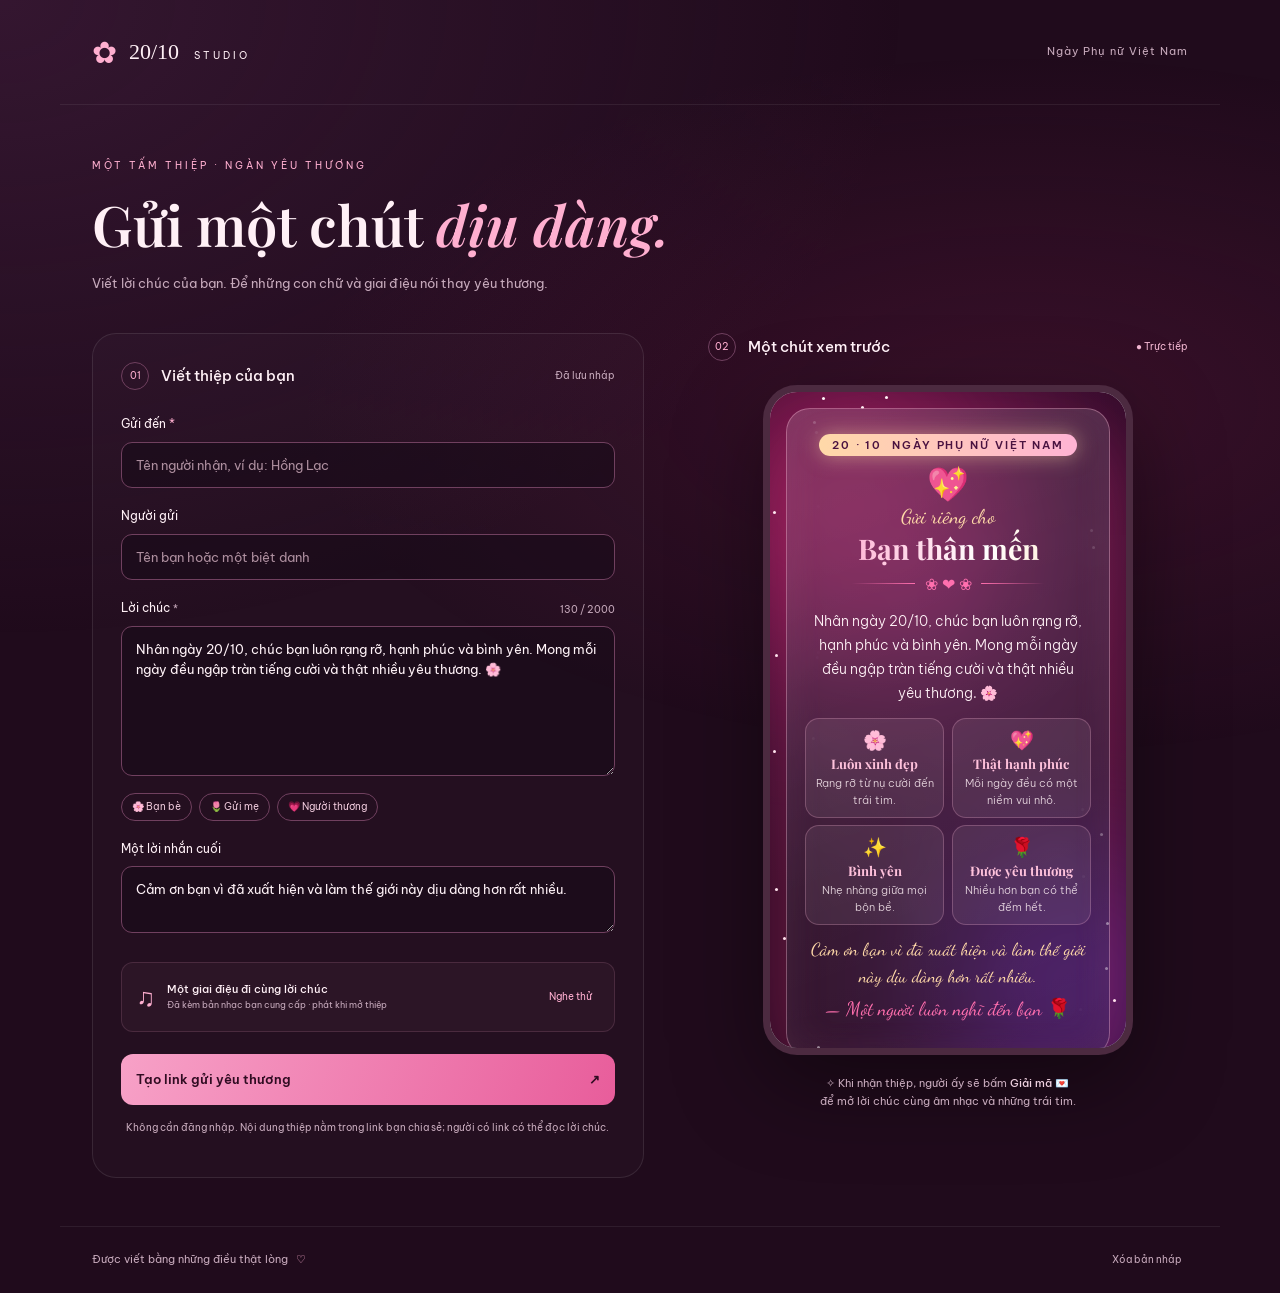
<file: index.html>
<!doctype html>
<html lang="vi">
<head>
<meta charset="UTF-8"><meta name="viewport" content="width=device-width,initial-scale=1"><meta name="theme-color" content="#2a0a24"><meta name="description" content="Tạo thiệp 20/10 với tên, lời chúc, hiệu ứng giải mã và âm nhạc dành riêng cho người bạn yêu thương."><title>20/10 Studio · Gửi một chút yêu thương</title>
<link rel="icon" href="data:image/svg+xml,%3Csvg xmlns='http://www.w3.org/2000/svg' viewBox='0 0 100 100'%3E%3Ctext y='.9em' font-size='90'%3E💌%3C/text%3E%3C/svg%3E">
<link rel="stylesheet" href="studio.css"><script src="greeting.js"></script><script src="studio.js" defer></script>
</head>
<body>
<div class="glow"></div><header><a class="brand" href="./">✿ <span>20/10 <b>STUDIO</b></span></a><span class="tag">Ngày Phụ nữ Việt Nam</span></header>
<main>
<section class="heading"><span class="eyebrow">MỘT TẤM THIỆP · NGÀN YÊU THƯƠNG</span><h1>Gửi một chút <em>dịu dàng.</em></h1><p>Viết lời chúc của bạn. Để những con chữ và giai điệu nói thay yêu thương.</p></section>
<div class="layout"><section class="editor panel"><div class="section-title"><span class="step">01</span><h2>Viết thiệp của bạn</h2><span class="draft" id="draft-status"></span></div>
<form id="studio-form">
<label for="recipient">Gửi đến <span>*</span></label><input id="recipient" name="name" maxlength="80" required placeholder="Tên người nhận, ví dụ: Hồng Lạc" autocomplete="off">
<label for="sender">Người gửi</label><input id="sender" name="sender" maxlength="80" placeholder="Tên bạn hoặc một biệt danh" autocomplete="name">
<div class="label-row"><label for="message">Lời chúc <span>*</span></label><span id="count">0 / 2000</span></div><textarea id="message" name="intro" maxlength="2000" required rows="6" placeholder="Những lời yêu thương bạn muốn gửi…"></textarea>
<div class="templates" aria-label="Gợi ý lời chúc"><button type="button" data-template="friend">🌸 Bạn bè</button><button type="button" data-template="mom">🌷 Gửi mẹ</button><button type="button" data-template="love">💗 Người thương</button></div>
<label for="quote">Một lời nhắn cuối</label><textarea id="quote" name="quote" maxlength="300" rows="2" placeholder="Cảm ơn vì luôn ở bên…"></textarea>
<div class="music-note"><span>♫</span><div><strong>Một giai điệu đi cùng lời chúc</strong><small>Đã kèm bản nhạc bạn cung cấp · phát khi mở thiệp</small></div><button type="button" id="listen" aria-pressed="false">Nghe thử</button></div><audio id="sample" src="assets/music.mp3" preload="none" loop></audio>
<button class="primary" type="submit">Tạo link gửi yêu thương <span>↗</span></button>
<p class="privacy">Không cần đăng nhập. Nội dung thiệp nằm trong link bạn chia sẻ; người có link có thể đọc lời chúc.</p>
</form>
<section id="result" hidden aria-labelledby="result-title"><h3 id="result-title">Thiệp của bạn đã sẵn sàng 💌</h3><label for="share-link">Link gửi cho người nhận</label><input id="share-link" readonly><div class="actions"><button id="copy" type="button">Sao chép link</button><button id="share" type="button">Chia sẻ</button><a id="open" target="_blank" rel="noopener">Mở thiệp ↗</a></div><p id="changed" hidden>Bạn đã sửa nội dung. Bấm tạo link để cập nhật thiệp trước khi gửi.</p></section><p id="status" role="status" aria-live="polite"></p>
</section>
<aside class="preview-area"><div class="section-title"><span class="step">02</span><h2>Một chút xem trước</h2><span class="live">● Trực tiếp</span></div><div class="phone"><iframe id="preview" title="Xem trước thiệp chúc mừng" src="card.html?preview=1" loading="eager"></iframe></div><p class="preview-caption">✧ Khi nhận thiệp, người ấy sẽ bấm <b>Giải mã 💌</b><br>để mở lời chúc cùng âm nhạc và những trái tim.</p></aside></div>
</main><footer>Được viết bằng những điều thật lòng <span>♡</span><button id="reset" type="button">Xóa bản nháp</button></footer>
</body></html>
</file>
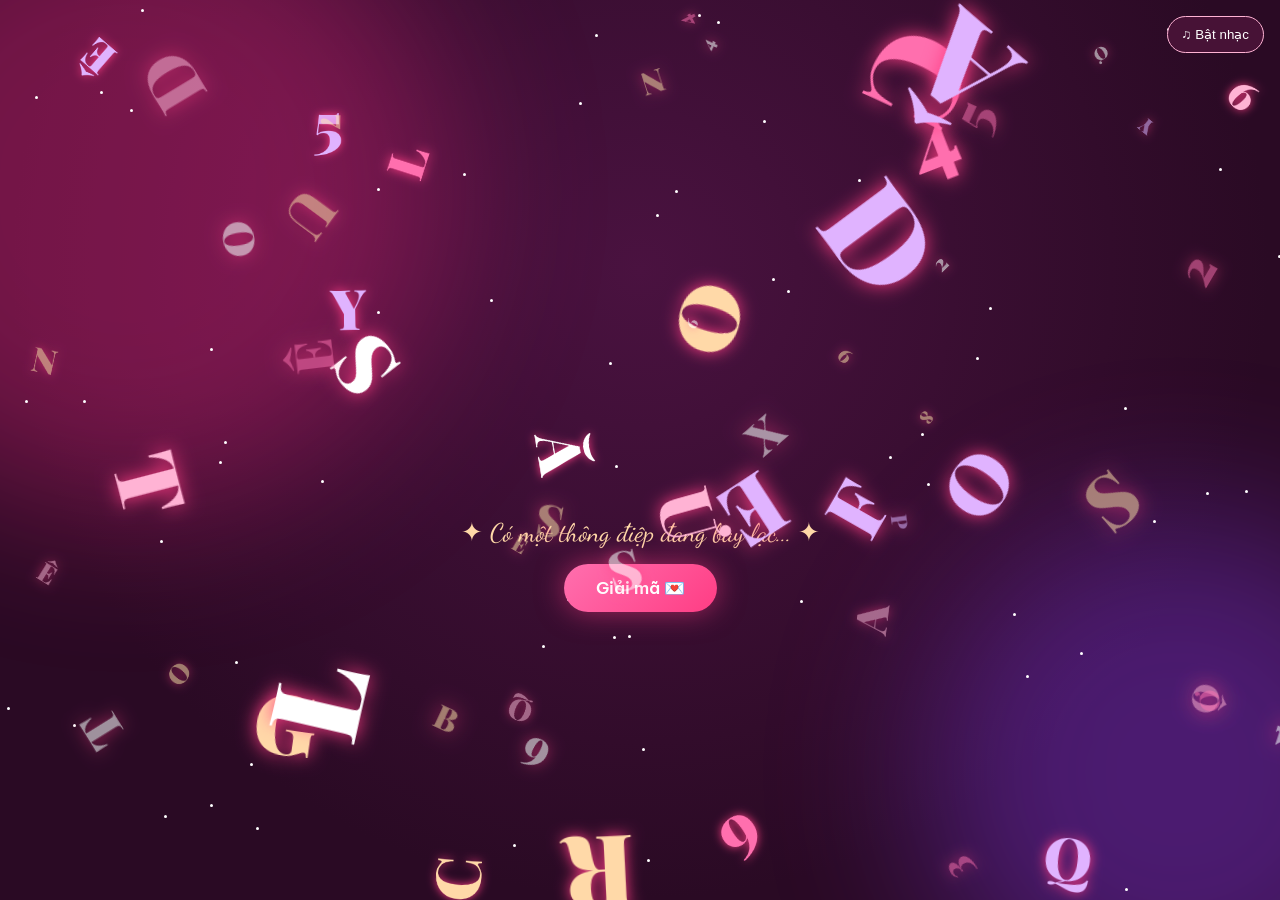
<file: card.html>
<!doctype html>
<html lang="vi">
  <head>
    <meta charset="UTF-8" />
    <meta
      name="viewport"
      content="width=device-width, initial-scale=1, viewport-fit=cover"
    />
    <title>Một lời chúc dành riêng cho bạn 💖</title>
    <meta name="referrer" content="no-referrer">
    <script src="greeting.js"></script>
    <link
      href="https://fonts.googleapis.com/css2?family=Playfair+Display:wght@700;900&family=Dancing+Script:wght@600&family=Be+Vietnam+Pro:wght@300;400;600&display=swap&subset=vietnamese"
      rel="stylesheet"
    />
    <style>
      :root {
        --pink: #ff6fae;
        --rose: #ff3d84;
        --gold: #ffd9a8;
        --text: #fff1f6;
        --serif: "Playfair Display", "Times New Roman", Georgia, serif;
        --script: "Dancing Script", "Segoe Script", "Brush Script MT", cursive;
        --sans: "Be Vietnam Pro", "Segoe UI", Roboto, Arial, sans-serif;
        box-sizing: border-box;
        padding-top: env(safe-area-inset-top, 0px);
        padding-bottom: env(safe-area-inset-bottom, 0px);
      }
      html,
      body {
        height: 100%;
        margin: 0;
        overflow: hidden;
      }
      body {
        background: radial-gradient(circle at 50% 30%, #4a1240, #2a0a24 70%);
        color: var(--text);
        font-family: var(--sans);
      }
      .glow {
        position: fixed;
        border-radius: 50%;
        filter: blur(80px);
        opacity: 0.35;
        pointer-events: none;
      }
      .g1 {
        width: 50vmax;
        height: 50vmax;
        background: #ff2d8a;
        left: -15vmax;
        top: -10vmax;
      }
      .g2 {
        width: 40vmax;
        height: 40vmax;
        background: #8a3dff;
        right: -12vmax;
        bottom: -10vmax;
      }
      .star {
        position: fixed;
        width: 3px;
        height: 3px;
        border-radius: 50%;
        background: #fff;
        animation: tw 3s infinite alternate;
        pointer-events: none;
      }
      @keyframes tw {
        from {
          opacity: 0.1;
        }
        to {
          opacity: 0.9;
          box-shadow: 0 0 8px #fff;
        }
      }
      #stage {
        position: fixed;
        inset: 0;
        display: flex;
        flex-direction: column;
        align-items: center;
        justify-content: center;
        gap: 1rem;
        transition:
          opacity 1s,
          transform 1s;
        z-index: 2;
      }
      #stage.hide {
        opacity: 0;
        transform: scale(0.92);
        pointer-events: none;
      }
      .line {
        display: flex;
        flex-wrap: wrap;
        justify-content: center;
        font-family: var(--serif);
        font-weight: 900;
        line-height: 1.15;
      }
      .l1 {
        font-size: clamp(1.9rem, 8.5vw, 4rem);
        color: #fff;
      }
      .l2 {
        font-size: clamp(2.6rem, 12vw, 5.8rem);
        color: var(--pink);
        text-shadow: 0 0 30px var(--rose);
      }
      .slot {
        display: inline-block;
        opacity: 0;
        min-width: 0.05em;
      }
      .slot.sp {
        min-width: 0.35em;
      }
      .slot.ok {
        opacity: 1;
        animation: pop 0.6s;
      }
      @keyframes pop {
        0% {
          transform: scale(1.6);
          filter: brightness(2.5);
        }
        100% {
          transform: none;
          filter: none;
        }
      }
      .fly {
        position: fixed;
        left: 0;
        top: 0;
        z-index: 3;
        pointer-events: none;
        font-family: var(--serif);
        font-weight: 900;
        color: #ffb3d4;
        text-shadow: 0 0 14px var(--rose);
        will-change: transform;
        transition: opacity 1s;
      }
      #hint {
        font-family: var(--script);
        font-size: 1.6rem;
        color: var(--gold);
        animation: pulse 1.6s infinite;
        margin-top: 1rem;
        text-align: center;
        padding: 0 1rem;
      }
      @keyframes pulse {
        50% {
          opacity: 0.5;
          transform: scale(1.05);
        }
      }
      #btn,
      .b2 {
        padding: 0.85rem 2rem;
        border: 0;
        border-radius: 99px;
        font: 600 1.05rem var(--sans);
        color: #fff;
        cursor: pointer;
        background: linear-gradient(135deg, #ff6fae, #ff3d84);
        box-shadow: 0 0 28px rgba(255, 61, 132, 0.55);
        transition: transform 0.2s;
        z-index: 5;
      }
      #btn:hover,
      .b2:hover {
        transform: scale(1.07);
      }
      .b2.ghost {
        background: rgba(255, 255, 255, 0.1);
        box-shadow: none;
        border: 1px solid rgba(255, 182, 213, 0.5);
      }
      #card {
        position: fixed;
        inset: 0;
        display: flex;
        justify-content: center;
        align-items: flex-start;
        padding: 1rem;
        z-index: 4;
        opacity: 0;
        pointer-events: none;
        transition: opacity 1.2s;
        overflow-y: auto;
      }
      #card.show {
        opacity: 1;
        pointer-events: auto;
      }
      .box {
        position: relative;
        margin: auto;
        max-width: 420px;
        width: 100%;
        text-align: center;
        padding: 1.5rem 1.1rem 1.1rem;
        border-radius: 24px;
        background: linear-gradient(
          160deg,
          rgba(255, 255, 255, 0.13),
          rgba(255, 255, 255, 0.04)
        );
        border: 1px solid rgba(255, 182, 213, 0.4);
        backdrop-filter: blur(16px);
        -webkit-backdrop-filter: blur(16px);
        box-shadow:
          0 25px 90px rgba(255, 61, 132, 0.35),
          inset 0 0 40px rgba(255, 150, 200, 0.08);
        transform: scale(0.85) translateY(30px);
        transition: transform 1.2s cubic-bezier(0.2, 1.3, 0.3, 1);
      }
      #card.show .box {
        transform: none;
      }
      .badge {
        display: inline-block;
        padding: 0.25rem 0.8rem;
        border-radius: 99px;
        font-size: 0.66rem;
        letter-spacing: 0.18em;
        text-transform: uppercase;
        color: #4a1240;
        font-weight: 600;
        background: linear-gradient(90deg, #ffd9a8, #ffb3d4);
        box-shadow: 0 0 20px rgba(255, 217, 168, 0.5);
      }
      .big {
        font-size: 2.1rem;
        margin: 0.4rem 0 0;
        animation: beat 1.2s infinite;
      }
      @keyframes beat {
        15% {
          transform: scale(1.25);
        }
        30% {
          transform: scale(1);
        }
        45% {
          transform: scale(1.18);
        }
      }
      .t1 {
        font-family: var(--script);
        font-size: 1.25rem;
        color: var(--gold);
        margin: 0;
      }
      .t2 {
        font-family: var(--serif);
        font-size: clamp(1.7rem, 8vw, 2.4rem);
        margin: 0 0 0.2rem;
        background: linear-gradient(
          90deg,
          #ff9ec8,
          #fff,
          #ffd9a8,
          #ff6fae,
          #ff9ec8
        );
        background-size: 250% 100%;
        -webkit-background-clip: text;
        background-clip: text;
        color: transparent;
        animation: sh 5s linear infinite;
      }
      @keyframes sh {
        to {
          background-position: -250% 0;
        }
      }
      .orn {
        display: flex;
        align-items: center;
        gap: 0.6rem;
        justify-content: center;
        color: var(--pink);
        margin: 0.4rem 0 1rem;
      }
      .orn:before,
      .orn:after {
        content: "";
        height: 1px;
        width: 22%;
        background: linear-gradient(90deg, transparent, var(--pink));
      }
      .orn:after {
        transform: scaleX(-1);
      }
      #msg {
        font-weight: 300;
        font-size: 0.88rem;
        line-height: 1.7;
        min-height: 6.4em;
        margin: 0 0.3rem;
      }
      .wishes {
        display: grid;
        grid-template-columns: 1fr 1fr;
        gap: 0.45rem;
        margin: 0.8rem 0;
      }
      .w {
        padding: 0.55rem 0.45rem;
        border-radius: 14px;
        background: rgba(255, 255, 255, 0.07);
        border: 1px solid rgba(255, 182, 213, 0.25);
        opacity: 0;
        transform: translateY(20px) scale(0.9);
        transition: all 0.8s cubic-bezier(0.2, 1.4, 0.3, 1);
      }
      .w.on {
        opacity: 1;
        transform: none;
      }
      .w i {
        font-style: normal;
        font-size: 1.2rem;
        display: block;
      }
      .w b {
        display: block;
        font-family: var(--serif);
        font-size: 0.82rem;
        color: #ffc2dc;
        margin: 0.2rem 0;
      }
      .w span {
        font-size: 0.68rem;
        font-weight: 300;
        opacity: 0.85;
        line-height: 1.5;
        display: block;
      }
      .quote {
        font-family: var(--script);
        font-size: 1.1rem;
        color: var(--gold);
        line-height: 1.5;
        opacity: 0;
        transition: opacity 1.2s;
      }
      .sign {
        font-family: var(--script);
        font-size: 1.2rem;
        color: var(--pink);
        margin: 0.4rem 0 0.3rem;
        opacity: 0;
        transition: opacity 1.2s;
      }
      .on2 {
        opacity: 1;
      }
      .btns {
        display: flex;
        gap: 0.7rem;
        justify-content: center;
        flex-wrap: wrap;
        opacity: 0;
        transition: opacity 1s;
      }
      .heart {
        position: fixed;
        bottom: -50px;
        z-index: 1;
        pointer-events: none;
        animation: up linear forwards;
        filter: drop-shadow(0 0 8px rgba(255, 61, 132, 0.7));
      }
      @keyframes up {
        to {
          transform: translate(var(--dx), -115vh) rotate(var(--rot));
          opacity: 0;
        }
      }
      .burst {
        position: fixed;
        z-index: 9;
        pointer-events: none;
        animation: bst 0.9s ease-out forwards;
      }
      @keyframes bst {
        to {
          transform: translate(var(--bx), var(--by)) scale(0.3);
          opacity: 0;
        }
      }
      * { box-sizing: border-box; }
      #stage { padding: 24px; text-align: center; }
      .line { max-width:100%; overflow-wrap:anywhere; }
      #msg { white-space:pre-wrap; overflow-wrap:anywhere; }
      .t2, .sign, .quote { overflow-wrap:anywhere; }
      #music-toggle {position:fixed;right:16px;top:16px;z-index:20;padding:10px 14px;border-radius:30px;border:1px solid #ffb3d4;background:#471236;color:#fff;cursor:pointer;}
      #cur, .trail {display:none;}
      @media (prefers-reduced-motion:reduce) { *, *::before, *::after {animation:none!important;transition:none!important;} }
      #cur {
        position: fixed;
        left: 0;
        top: 0;
        z-index: 99;
        pointer-events: none;
        font-size: 26px;
        color: #ff3d84;
        text-shadow:
          0 0 12px #ff3d84,
          0 0 28px #ff6fae;
        opacity: 0;
        transition: opacity 0.3s;
      }
      #cur span {
        display: inline-block;
        animation: beat 1.2s infinite;
      }
      .trail {
        position: fixed;
        z-index: 98;
        pointer-events: none;
        color: #ff6fae;
        transform: translate(-50%, -50%);
        animation: tr 1.1s ease-out forwards;
        text-shadow: 0 0 8px rgba(255, 61, 132, 0.8);
      }
      @keyframes tr {
        to {
          transform: translate(calc(-50% + var(--tx)), -90px) scale(0.4);
          opacity: 0;
        }
      }
      .btns small {
        font-size: 0.7rem;
        opacity: 0.65;
        letter-spacing: 0.06em;
        font-weight: 300;
      }
    </style>
  </head>
  <body>
    <div class="glow g1"></div>
    <div class="glow g2"></div>

    <audio id="music" src="assets/music.mp3" loop preload="none"></audio>
    <button id="music-toggle" type="button" aria-label="Bật nhạc">♫ Bật nhạc</button>
    <div id="stage">
      <div class="line l1" id="l1"></div>
      <div class="line l2" id="l2"></div>
      <div id="hint">✦ Có một thông điệp đang bay lạc... ✦</div>
      <button id="btn">Giải mã 💌</button>
    </div>

    <div id="card" aria-hidden="true">
      <div class="box">
        <span class="badge">20 · 10 &nbsp;Ngày Phụ nữ Việt Nam</span>
        <div class="big">💖</div>
        <p class="t1">Gửi riêng cho</p>
        <h1 class="t2" id="name"></h1>
        <div class="orn">❀ ❤ ❀</div>
        <div id="msg"></div>
        <div class="wishes" id="wishes"></div>
        <div class="quote" id="quote"></div>
        <div class="sign" id="sign"></div>
        <div class="btns" id="btns">
          <small>nhấn phím Space để thả thêm tim ♡</small>
        </div>
      </div>
    </div>

    <script>
      if (!window.Greeting.invalid) {
      const CFG = window.Greeting.config;
      const POOL = "ABCDEFGHIKLMNOPQRSTUVXYĂÂÊÔƠƯ0123456789";
      const rnd = (a) =>
        Array.isArray(a) || typeof a === "string"
          ? a[Math.floor(Math.random() * a.length)]
          : 0;
      const R = (a, b) => Math.random() * (b - a) + a;
      const $ = (id) => document.getElementById(id);

      for (let i = 0; i < 60; i++) {
        const s = document.createElement("div");
        s.className = "star";
        s.style.cssText = `left:${R(0, 100)}vw;top:${R(0, 100)}vh;animation-delay:${R(0, 3)}s`;
        document.body.appendChild(s);
      }

      $("name").textContent = CFG.name;
      $("sign").textContent = CFG.sign;
      $("quote").textContent = CFG.quote;
      $("wishes").innerHTML = CFG.wishes
        .map(
          (w) =>
            `<div class="w"><i>${w[0]}</i><b>${w[1]}</b><span>${w[2]}</span></div>`,
        )
        .join("");

      document.title = "Gửi " + CFG.name + " 💖";
      const music = $("music");
      music.volume = 0.55;
      function syncMusic() { $("music-toggle").textContent = music.paused ? "♫ Bật nhạc" : "♫ Tắt nhạc"; $("music-toggle").setAttribute("aria-label", music.paused ? "Bật nhạc" : "Tắt nhạc"); }
      async function playMusic() { try { await music.play(); } catch (_) {} syncMusic(); }
      $("music-toggle").onclick = () => { if (music.paused) playMusic(); else { music.pause(); syncMusic(); } };
      music.addEventListener("error", () => { $("music-toggle").textContent="Không tải được nhạc · thử lại"; });
      $("btn").disabled = true;
      const flyers = [];
      let W = innerWidth,
        H = innerHeight,
        decoding = false,
        landed = 0,
        total = 0;
      function build(el, text, cls) {
        [...text].forEach((c) => {
          const s = document.createElement("span");
          s.className = "slot" + (c === " " ? " sp" : "");
          s.textContent = c === " " ? "\u00a0" : c;
          el.appendChild(s);
          if (c !== " ") flyers.push({ slot: s, c, cls, real: true });
        });
      }
      build($("l1"), CFG.l1, "l1");
      build($("l2"), CFG.l2, "l2");
      total = flyers.length;

      function init() {
        // chữ thật
        flyers.forEach((f) =>
          mk(f, parseFloat(getComputedStyle(f.slot).fontSize)),
        );
        // chữ gây nhiễu bay lung tung
        for (let i = 0; i < 34; i++) {
          const f = { real: false, c: "", cls: "" };
          flyers.push(f);
          mk(f, R(18, 56));
        }
        $("btn").disabled = false;
        requestAnimationFrame(tick);
      }
      function mk(f, size) {
        const e = document.createElement("div");
        e.className = "fly";
        e.style.fontSize = size + "px";
        e.style.opacity = f.real ? 1 : 0.55;
        e.style.color = rnd([
          "#ffb3d4",
          "#ff6fae",
          "#ffd9a8",
          "#e0b3ff",
          "#fff",
        ]);
        e.textContent = rnd(POOL);
        document.body.appendChild(e);
        Object.assign(f, {
          el: e,
          x: R(0, W),
          y: R(0, H),
          vx: R(-2.6, 2.6),
          vy: R(-2.6, 2.6),
          rot: R(0, 360),
          vr: R(-4, 4),
          t: R(0, 6),
          sc: 1,
          state: "fly",
        });
      }
      function tick() {
        flyers.forEach((f) => {
          if (f.state === "done" || !f.el) return;
          if (f.state === "fly") {
            f.vx += R(-0.12, 0.12);
            f.vy += R(-0.12, 0.12);
            const m = Math.hypot(f.vx, f.vy),
              mx = 3.2;
            if (m > mx) {
              f.vx *= mx / m;
              f.vy *= mx / m;
            }
            f.x += f.vx;
            f.y += f.vy;
            f.rot += f.vr;
            f.t += 0.04;
            f.sc = 1 + Math.sin(f.t) * 0.35;
            if (f.x < 0 || f.x > W) f.vx *= -1;
            if (f.y < 0 || f.y > H) f.vy *= -1;
            f.x = Math.max(-10, Math.min(W + 10, f.x));
            f.y = Math.max(-10, Math.min(H + 10, f.y));
          } else {
            const k = 0.075;
            f.x += (f.tx - f.x) * k;
            f.y += (f.ty - f.y) * k;
            f.rot += (0 - f.rot) * k;
            f.sc += (1 - f.sc) * k;
            if (Math.hypot(f.tx - f.x, f.ty - f.y) < 1.2 && Math.abs(f.rot) < 1)
              land(f);
          }
          f.el.style.transform = `translate(${f.x}px,${f.y}px) translate(-50%,-50%) rotate(${f.rot}deg) scale(${f.sc})`;
        });
        if (landed < total) requestAnimationFrame(tick);
      }
      function land(f) {
        f.state = "done";
        f.el.remove();
        f.slot.classList.add("ok");
        sparkle(f.slot);
        if (++landed === total) {
          $("hint").textContent = "Giải mã thành công 💖";
          heartStorm();
          setTimeout(showCard, 1800);
        }
      }
      setInterval(
        () =>
          flyers.forEach((f) => {
            if (f.el && f.state === "fly" && Math.random() < 0.4)
              f.el.textContent = rnd(POOL);
          }),
        150,
      );

      function decode() {
        if (decoding || !flyers[0]?.el) return;
        playMusic();
        decoding = true;
        $("btn").style.display = "none";
        $("hint").textContent = "Các chữ cái đang tìm về nhau... ✨";
        let i = 0;
        flyers.forEach((f) => {
          if (f.real) {
            setTimeout(
              () => {
                const r = f.slot.getBoundingClientRect();
                f.tx = r.left + r.width / 2;
                f.ty = r.top + r.height / 2;
                f.rot = (((f.rot % 360) + 540) % 360) - 180;
                f.state = "go";
                f.el.textContent = f.c;
              },
              600 + i++ * Math.min(100, 2500 / total),
            );
          } else {
            setTimeout(
              () => {
                f.el.style.opacity = 0;
              },
              500 + R(0, 1500),
            );
            setTimeout(() => {
              f.state = "done";
              f.el.remove();
            }, 2600);
          }
        });
      }
      $("btn").onclick = decode;
      $("stage").addEventListener("click", (e) => {
        if (e.target.id !== "btn") decode();
      });
      addEventListener("resize", () => {
        W = innerWidth;
        H = innerHeight;
      });
      Promise.race([document.fonts?.ready || Promise.resolve(), new Promise(resolve => setTimeout(resolve, 1500))]).then(() => {
        if (new URLSearchParams(location.search).has("preview")) {
          $("stage").style.display="none"; $("music-toggle").style.display="none";
          $("card").classList.add("show"); $("card").setAttribute("aria-hidden","false");
          $("msg").textContent=CFG.intro;
          document.querySelectorAll(".w").forEach(el=>el.classList.add("on"));
          ["sign","quote"].forEach(id=>$(id).classList.add("on2"));
        } else init();
      });

      function sparkle(el) {
        const r = el.getBoundingClientRect();
        for (let i = 0; i < 4; i++)
          burst(r.left + r.width / 2, r.top + r.height / 2, "✦", 10);
      }
      function burst(x, y, ch, size) {
        const b = document.createElement("div");
        b.className = "burst";
        b.textContent = ch;
        b.style.cssText += `left:${x}px;top:${y}px;font-size:${size + R(0, 10)}px;color:#ffc2dc;--bx:${R(-70, 70)}px;--by:${R(-70, 70)}px`;
        document.body.appendChild(b);
        setTimeout(() => b.remove(), 900);
      }
      const HEARTS = ["❤", "💖", "💗", "💕", "💘", "🌸", "🌹", "💝"];
      function heart() {
        const h = document.createElement("div");
        h.className = "heart";
        h.textContent = rnd(HEARTS);
        const d = R(5, 11);
        h.style.cssText += `left:${R(0, 100)}vw;font-size:${R(16, 44)}px;animation-duration:${d}s;--dx:${R(-80, 80)}px;--rot:${R(-40, 40)}deg;opacity:${R(0.6, 1)}`;
        document.body.appendChild(h);
        setTimeout(() => h.remove(), d * 1000);
      }
      function heartStorm() {
        for (let i = 0; i < 40; i++) setTimeout(heart, i * 60);
      }

      function showCard() {
        $("stage").classList.add("hide");
        $("card").classList.add("show");
        $("card").setAttribute("aria-hidden", "false");
        $("stage").setAttribute("aria-hidden", "true");
        $("stage").inert = true;
        setInterval(heart, 280);
        heartStorm();
        let i = 0;
        setTimeout(function type() {
          $("msg").textContent = CFG.intro.slice(0, ++i);
          if (i < CFG.intro.length) setTimeout(type, Math.min(35, 8000 / CFG.intro.length));
          else {
            document
              .querySelectorAll(".w")
              .forEach((w, k) =>
                setTimeout(() => w.classList.add("on"), k * 350),
              );
            setTimeout(() => $("quote").classList.add("on2"), 1700);
            setTimeout(() => $("sign").classList.add("on2"), 2500);
            setTimeout(() => ($("btns").style.opacity = 1), 3000);
          }
        }, 1200);
      }
      addEventListener("keydown", (e) => {
        if (e.code === "Space") {
          e.preventDefault();
          if (!decoding) decode();
          else heartStorm();
        }
      });
      const cur = document.createElement("div");
      cur.id = "cur";
      cur.innerHTML = "<span>❤</span>";
      document.body.appendChild(cur);
      let lt = 0;
      addEventListener("pointermove", (e) => {
        cur.style.transform = `translate(${e.clientX}px,${e.clientY}px) translate(-50%,-50%)`;
        cur.style.opacity = 1;
        const n = performance.now();
        if (n - lt < 50) return;
        lt = n;
        const t = document.createElement("div");
        t.className = "trail";
        t.textContent = rnd(["❤", "💖", "💗", "💕"]);
        t.style.cssText += `left:${e.clientX}px;top:${e.clientY}px;font-size:${R(10, 20)}px;--tx:${R(-30, 30)}px`;
        document.body.appendChild(t);
        setTimeout(() => t.remove(), 1100);
      });
      document.addEventListener("mouseleave", () => (cur.style.opacity = 0));
      $("card").addEventListener("click", (e) => {
        if (e.target.tagName !== "BUTTON") {
          for (let i = 0; i < 6; i++)
            burst(e.clientX, e.clientY, rnd(HEARTS), 18);
        }
      });
      }
    </script>
    </body>
</html>
</file>
<file: studio.css>
@import url('https://fonts.googleapis.com/css2?family=Be+Vietnam+Pro:wght@300;400;500;600;700&family=Playfair+Display:ital,wght@0,600;0,700;1,600&display=swap');
:root{color-scheme:dark;--pink:#ffafd0;--muted:#c7aabc;--border:#70405f;--sans:'Be Vietnam Pro',sans-serif}*{box-sizing:border-box}body{margin:0;background:#200b1c;color:#fff0f6;font:14px/1.6 var(--sans);min-height:100vh}button,input,textarea{font:inherit}a{color:inherit}button,a,input,textarea{-webkit-tap-highlight-color:transparent}button{cursor:pointer}button:focus-visible,a:focus-visible,input:focus-visible,textarea:focus-visible{outline:3px solid #ffd9a8;outline-offset:3px}.glow{position:fixed;inset:0;pointer-events:none;background:radial-gradient(ellipse at 80% 45%,#a3266230,transparent 50%),radial-gradient(ellipse at 0% 0%,#61305d50,transparent 50%);z-index:-1}header,main,footer{max-width:1160px;margin:auto}header{display:flex;align-items:center;justify-content:space-between;padding:28px 32px;border-bottom:1px solid #ffffff12}.brand{text-decoration:none;display:flex;align-items:center;gap:12px;font-size:30px;color:var(--pink)}.brand span{color:#fff0f6;font-size:22px;font-family:Georgia,serif}.brand b{font:10px var(--sans);letter-spacing:3px;margin-left:9px}.tag{font-size:11px;letter-spacing:1px;color:var(--muted)}main{padding:48px 32px}.heading{margin-bottom:40px}.eyebrow{font-size:10px;letter-spacing:3px;color:var(--pink)}h1{font:600 clamp(34px,5vw,56px)/1.2 'Playfair Display',Georgia,serif;margin:15px 0}h1 em{color:var(--pink)}.heading p{color:var(--muted);margin:0;font-size:13px}.layout{display:grid;grid-template-columns:1.15fr 1fr;gap:64px;align-items:start}.panel{background:#ffffff05;border:1px solid #ffffff18;border-radius:24px;padding:28px}.section-title{display:flex;gap:12px;align-items:center;margin-bottom:24px}.section-title h2{font-size:15px;font-weight:500;margin:0}.step{font-size:10px;color:var(--pink);border:1px solid var(--border);border-radius:50%;width:28px;height:28px;display:grid;place-items:center}.draft,.live{margin-left:auto;font-size:10px;color:var(--muted)}.live{color:#f2b6d1}label{display:block;font-size:12px;margin:18px 0 8px}label span{color:var(--pink)}input,textarea{width:100%;background:#190a18a0;color:#fff3f8;border:1px solid #70405f;border-radius:11px;padding:12px 14px;resize:vertical;font-size:13px}input::placeholder,textarea::placeholder{color:#ae8f9f}input:focus,textarea:focus{border-color:var(--pink)}.label-row{display:flex;align-items:end;justify-content:space-between}.label-row span{font-size:10px;color:var(--muted);margin-bottom:8px}.templates{display:flex;gap:7px;flex-wrap:wrap;margin-top:10px}.templates button{font-size:10px;border:1px solid #70405f;border-radius:20px;color:#edc8da;padding:5px 10px;background:transparent}.music-note{display:flex;gap:12px;align-items:center;background:#ffacd00a;border:1px solid #ffacd023;padding:14px;border-radius:12px;margin:22px 0}.music-note>span{font-size:25px;color:var(--pink)}.music-note strong{display:block;font-size:11px;font-weight:500}.music-note small{display:block;font-size:9px;color:var(--muted)}.music-note button{margin-left:auto;flex-shrink:0;background:transparent;border:0;color:var(--pink);font-size:10px;padding:8px}.primary{background:linear-gradient(110deg,#f7a1c7,#e85d9b);border:0;color:#300c22;border-radius:12px;padding:15px;width:100%;font-weight:600;font-size:13px;display:flex;justify-content:space-between}.primary:hover{filter:brightness(1.08)}.privacy{color:var(--muted);font-size:10px;line-height:1.8;margin:14px 5px 0}.preview-area{padding-top:0;position:sticky;top:28px}.phone{max-width:370px;margin:auto;height:670px;border-radius:34px;overflow:hidden;border:7px solid #4c2a40;box-shadow:0 30px 90px #0006;background:#2a0a24}.phone iframe{width:100%;height:100%;border:0;display:block}.preview-caption{text-align:center;color:var(--muted);font-size:11px;margin:20px 0}.preview-caption b{font-weight:500;color:#eed0df}#result{margin-top:25px;border-top:1px solid #70405f;padding-top:12px}#result h3{font-size:15px}#share-link{font-size:11px}.actions{display:flex;gap:8px;margin-top:12px;flex-wrap:wrap}.actions button,.actions a{font-size:11px;border:1px solid var(--border);border-radius:8px;padding:9px 12px;text-decoration:none;background:#ffffff08;color:#ffe3ef}.actions button:disabled,.actions a[aria-disabled=true]{opacity:.4;pointer-events:none}#changed{font-size:11px;color:#ffd9a8}#status{font-size:12px;color:#ffd9a8}footer{border-top:1px solid #ffffff12;padding:24px 32px;display:flex;align-items:center;gap:8px;color:var(--muted);font-size:11px}footer span{color:var(--pink)}footer button{margin-left:auto;background:none;border:0;color:var(--muted);font-size:10px}@media(max-width:800px){header{padding:20px}.tag{font-size:9px}main{padding:32px 18px}.layout{grid-template-columns:1fr;gap:36px}.panel{padding:22px}.preview-area{position:static}.heading{margin-bottom:28px}.phone{height:640px}.brand b{display:none}footer{padding:20px}.preview-area .section-title{max-width:370px;margin-left:auto;margin-right:auto}}@media(prefers-reduced-motion:reduce){*{scroll-behavior:auto!important}}
</file>
